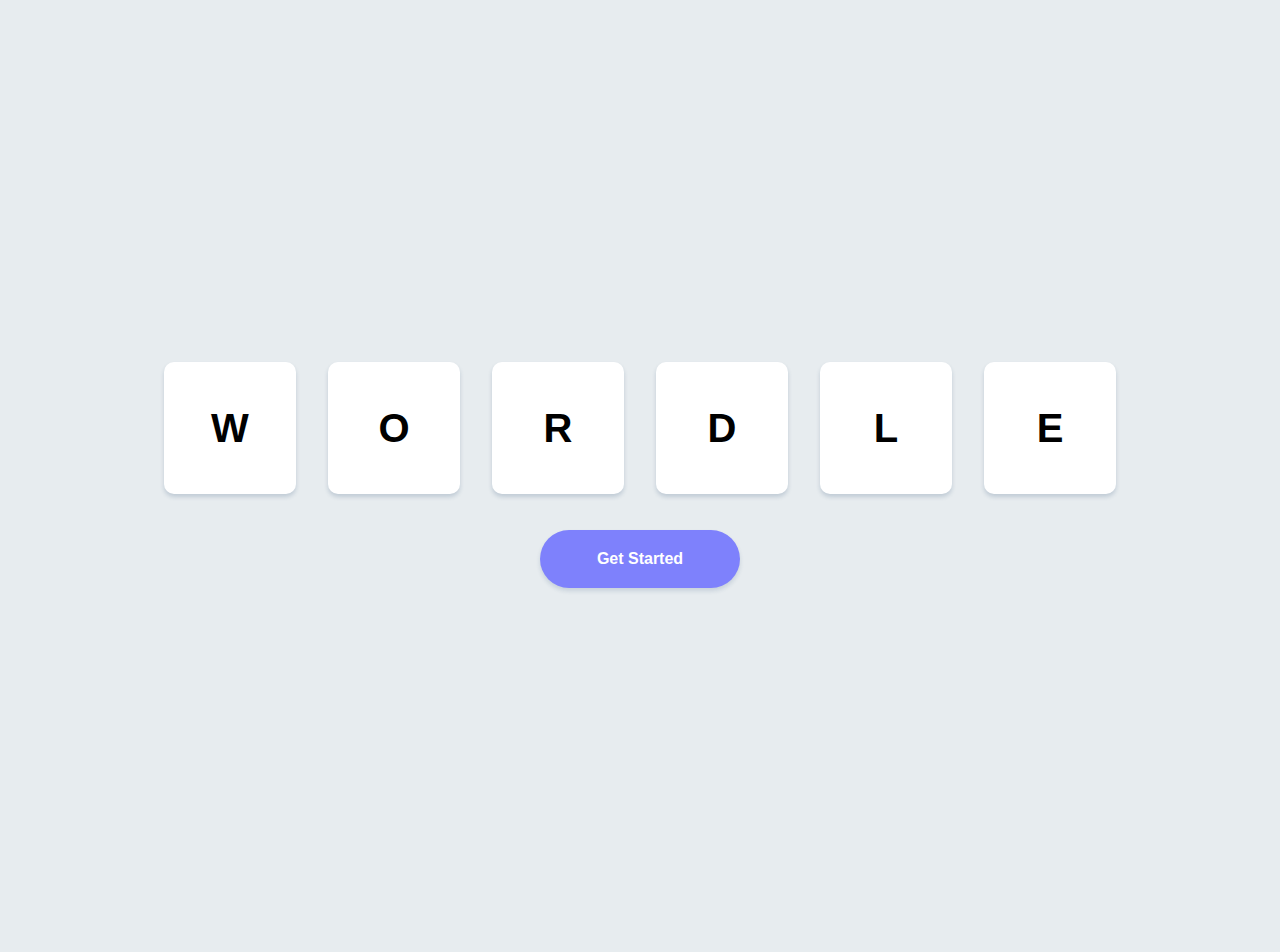
<file: index.html>
<!DOCTYPE html>
<html>
    <head>
        <meta charset="utf-8">
        <meta name="viewport" content="width=device-width, initial-scale=1">
        <title>Wordle Game</title>
        <link rel="stylesheet" href="style.css"/>
        <link href="https://cdn.jsdelivr.net/npm/bootstrap@5.3.0-alpha1/dist/css/bootstrap.min.css" rel="stylesheet" integrity="sha384-GLhlTQ8iRABdZLl6O3oVMWSktQOp6b7In1Zl3/Jr59b6EGGoI1aFkw7cmDA6j6gD" crossorigin="anonymous">        
    </head>
    <body>   
    <main>
        <div class="container">
            <div class="row">
                <div class="col-1">
                    <br>
                </div>               
                    <div id="titleContainer">
                        <br>
                        <div class="wordleTitle">
                            <h1 class="titleStart">W</h1><h1 class="titleStart">O</h1><h1 class="titleStart">R</h1><h1 class="titleStart">D</h1><h1 class="titleStart">L</h1><h1 class="titleStart">E</h1>
                        </div>
                        <a href="wordle.html" id ="getStartedBtn">Get Started</a>
                            <br><br>
                    </div>
                <div class="col-1">
                    <br>
                </div>
            </div>
        </div>
    </main>     
    </body>    
</html>
</file>
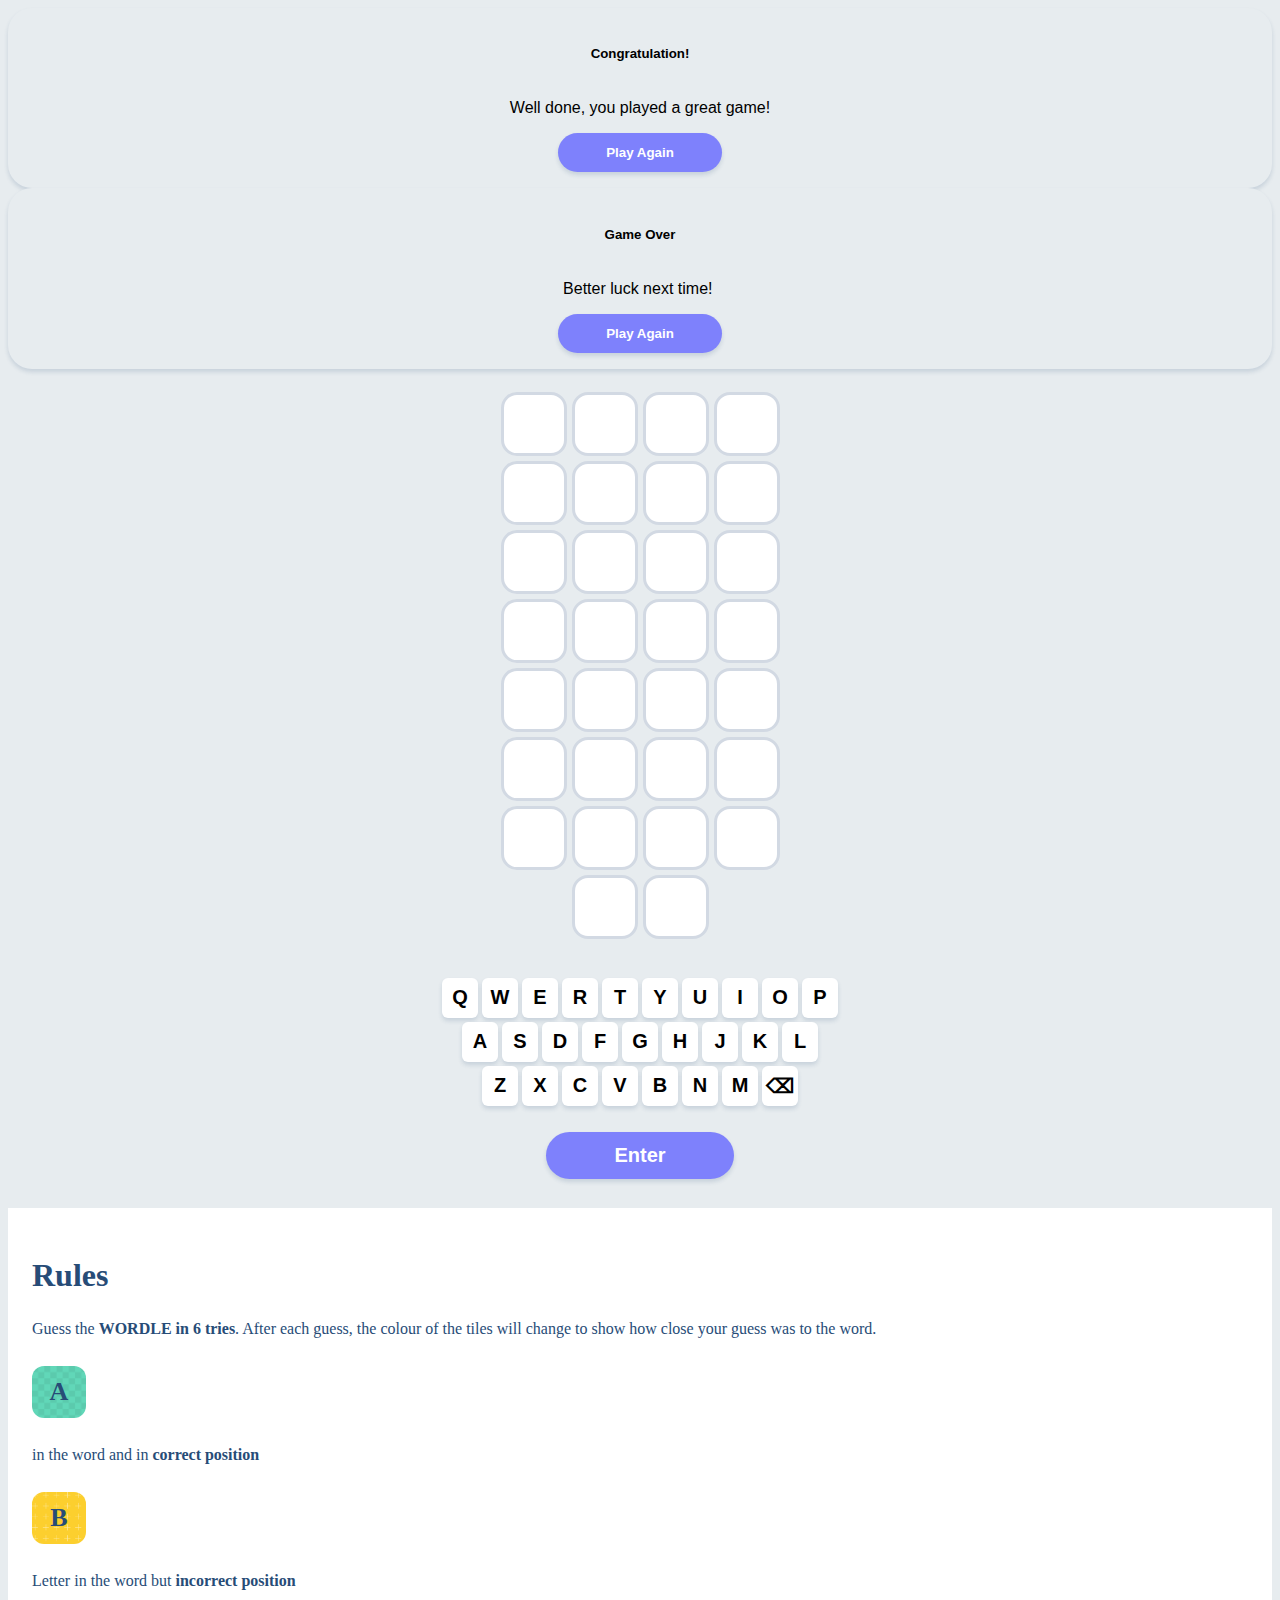
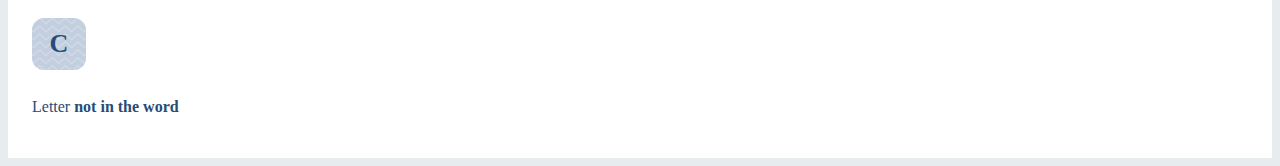
<file: wordle.html>
<!DOCTYPE html>
<html lang="en">
  <head>
    <meta charset="utf-8" />
    <meta name="viewport" content="width=device-width, initial-scale=1" />
    <title>Wordle Game</title>

    <link href="https://cdn.jsdelivr.net/npm/bootstrap@5.3.0-alpha1/dist/css/bootstrap.min.css"
      rel="stylesheet"
      integrity="sha384-GLhlTQ8iRABdZLl6O3oVMWSktQOp6b7In1Zl3/Jr59b6EGGoI1aFkw7cmDA6j6gD"
      crossorigin="anonymous"/>
    <link rel="stylesheet" href="style.css" />

    <script src="script.js"></script>
  </head>
  <body>
    <main>
      <div class="container">
        <div class="row">
          <div class="col-1">
            <!-- # modalSuccess-dialog -->
            <div id="app" class="container py-2">
              <div class="py-2">
                  <div class="modal" id="modalSuccess">
                      <div class="modal-dialog">
                          <div class="modal-content">
                              <div class="modal-header">
                                  <h5 id="modal-title" class="modal-title" style="font-weight: bold;">Congratulation!</h5>
                              </div>
                              <div class="modal-body">
                                  <p>Well done, you played a great game!</p>
                              </div>
                              <div class="modal-footer">
                                  <button type="button" class="btn-success">Play Again</button>
                              </div>
                          </div>
                      </div>
                  </div>
              </div>
          </div>
          <!-- # modalFail-dialog -->
          <div id="app" class="container py-2">
              <div class="py-2">
                  <div class="modal" id="modalFail">
                      <div class="modal-dialog">
                          <div class="modal-content">
                              <div class="modal-header">
                                  <h5 class="modal-title" style="font-weight: bold;">Game Over</h5>
                              </div>
                              <div id="newPara" class="modal-body">
                                  <p>Better luck next time!&nbsp;</p>
                              </div>
                              <div class="modal-footer">
                                  <button type="button" class="btn btn-success">Play Again</button>
                              </div>
                          </div>
                      </div>
                  </div>
              </div>
          </div>
          </div>
          <div class="col-10">
            <br>
            <div id="board"></div>
            <br>
            <p style="font-weight: bold; color: crimson;" id="answer"></p>
          </div>
          <div id="keyBoard"></div>         
          <div class="col-1">     
          </div>
            
          <div id="keyBoard"></div>
        </div>
      </div>
      <!-- Instruction starts -->
      <div class="rules">
        <div class="row">
          <div class="col-sm">
            <div class="col">
              <div class="row">
                <div class="col-4">
                  <p class="instruction-title">Rules</p>
                </div>
                <div class="col-8">
                  <p class="instruction-text">
                    Guess the <b>WORDLE in 6 tries</b>. After each guess, the colour of the tiles will change to show how close your guess was to the word.
                  </p>
                </div>
              </div>
            </div>
          </div>
          <div class="col-sm">
            <div class="col">
              <div class="row">
                <div class="col-4">
                  <p class="instruction-letter1">A</p>
                </div>
                <div class="col-8">
                  <p class="instruction-text">
                    in the word and in <b>correct position</b>
                  </p>
                </div>
              </div>
            </div>
          </div>         
          <div class="col-sm">
            <div class="col">
              <div class="row">
                <div class="col-4">
                  <p class="instruction-letter2">B</p>
                </div>
                <div class="col-8">
                  <p class="instruction-text">
                    Letter in the word but <b>incorrect position</b>
                  </p>
                </div>
              </div>
            </div>
          </div>
          <div class="col-sm">
            <div class="col">
              <div class="row">
                <div class="col-4">
                  <p class="instruction-letter3">C</p>
                </div>
                <div class="col-8">
                  <p class="instruction-text">
                  Letter <b>not in the word</b>
                  </p>
                </div>
              </div>
            </div>
          
          </div>
        </div>
        <!-- Instruction ends -->
    </main>
    <script
      src="https://cdn.jsdelivr.net/npm/bootstrap@5.3.0-alpha1/dist/js/bootstrap.bundle.min.js"
      integrity="sha384-w76AqPfDkMBDXo30jS1Sgez6pr3x5MlQ1ZAGC+nuZB+EYdgRZgiwxhTBTkF7CXvN"
      crossorigin="anonymous">
    </script>
  </body>
</html>
</file>
<file: style.css>
/* @import url('https://fonts.googleapis.com/css2?family=Open+Sans&display=swap'); */

body {
  font-family: Open Sans, Helvetica, sans-serif, Arial;
  text-align: center;
  background-color: #E7ECEF;
}

#titleContainer{
  height: 100vh;
  display: flex;
  align-items: center;
  justify-content: center;
  flex-direction: column;
}

.wordleTitle{
  display: flex;
}

#getStartedBtn{
  font-weight: bold;
  width: 200px;
  height: 58px;
  background-color: #7E81FC;
  border-radius: 50px;
  text-align: center;
  line-height: 50px;
  color: white;
  text-decoration: none; 
  margin-top: 20px;
  display: flex;
  justify-content: center;
  align-items: center;
  box-shadow: 0px 3px 4px rgba(39, 76, 119, 0.16);
}

.key-tile{
  background-color: white;
  
}
.titleStart {
  display: flex;
  justify-content: center;
  align-items: center;
  width: 100px;
  height: 100px;
  font-size: 40px;
  font-weight: bold;
  background-color: white;
  margin: 1rem;
  padding: 1rem;
  box-shadow: 0px 3px 4px rgb(40 74 114 / 20%);
  border-radius: 10px;
}

@media screen and (max-width: 480px) {
  .titleStart {
    width: 50px;
    height: 50px;
    font-size: 30px;
    margin: 5px;
    padding: 5px;
    border-radius: 10px;
  }
  #getStartedBtn{
    width: 130px;
    height: 40px;
    border-radius: 20px;
    line-height: 40px;
    margin-top: 20px;
  }
}

@media screen and (max-width: 768px)  {
  .titleStart {
    width: 50px;
    height: 50px;
    font-size: 30px;
    margin: 5px;
    padding: 5px;
    border-radius: 10px;
  }
  #getStartedBtn{
    width: 180px;
    height: 48px;
    border-radius: 50px;
    line-height: 40px; 
    margin-top: 20px;
  }
}

#board {
  width: 350px;
  margin: 0 auto;
  margin-top: 3px;
  display: flex;
  flex-wrap: wrap;
  justify-content: center;
}

.tile {
  /* Box */
  border: 3px solid #D2D9E3;
  border-radius: 16px;
  background-color: #ffffff;
  width: 60px;
  height: 58px;
  margin: 2.5px;

  /* Text */
  color: black;
  font-size: 28px;
  font-weight: bold;
  display: flex;
  justify-content: center;
  align-items: center;
}

.correct {
  background: url("images/pattern-checker.png");
  background-size: 60px;
  background-color: #61D7B8;
  border-color: #E7ECEF;
}

.present {
  background: url("images/pattern-plus.png");
  background-size: 60px;
  background-color: #FCCF2E;
  border-color: #E7ECEF;
}

.absent {
  background: url("images/pattern-zigzag.png");
  background-size: 60px;
  background-color: #C3CFDF;
  border-color: #E7ECEF;
}

#notInWordList {
  display: none;
  font-size: 16px;
}

.not {
  display: block;
  z-index: 1000;
}

.keyboard-row {
  width: 400px;
  cursor: pointer;
  margin: 0 auto;
  display: flex;
  flex-wrap: wrap;
  justify-content: center;
}

.key-tile {
  width: 36px;
  height: 40px;
  margin: 2px;
  box-shadow: 0px 3px 4px rgba(39, 76, 119, 0.16);
  border-radius: 6px;

  /* Text */
  font-size: 20px;
  font-weight: bold;
  display: flex;
  justify-content: center;
  align-items: center;
}

.enter-key-tile {
  margin-top: 24px;
  color: #fff;
  padding: 12px 68px;
  position: absolute;
  background: #7E81FC;
  box-shadow: 0px 3px 4px rgb(39 76 119 / 16%);
  border-radius: 80px;

  /* Text */
  font-size: 20px;
  font-weight: bold;
  display: flex;
  justify-content: center;
  align-items: center;
}

.enter-key-tile:hover {
  background:#383A85;
}

.btn-success {
  color: #fff;
  padding: 12px 48px;
  background: #7E81FC;
  box-shadow: 0px 3px 4px rgb(39 76 119 / 16%);
  border-radius: 80px;
  border-style: none;
  font-weight: bold;
}

.btn-success:hover {
  background:#383A85;
}

.diplay-none {
  display: none !important;
}

.btn-secondary {
    font-size: 14px;
    padding: 8px 20px;
    gap: 10px;
    position: absolute;
    margin: 32px;
    margin-left: 106px;
    border: none;
    background: #FFFFFF;
    box-shadow: 0px 3px 4px rgb(39 76 119 / 16%);
    border-radius: 80px;
    color: #274C77;
}

.rules {
  font-style: normal;
  font-weight: 400;
  font-size: 16px;
  line-height: 22px;
  color: #274C77;
  margin-top: 100px;
  background: #fff;
  padding: 24px;
}

.instruction-title {
  font-family: 'Poppins';
  font-style: normal;
  font-weight: 700;
  font-size: 32px;
  color: #274C77;
  text-align: left;
}

.instruction-text {
  font-family: 'Open Sans';
  font-style: normal;
  font-weight: 400;
  font-size: 16px;
  line-height: 22px;
  color: #274C77;
  text-align: left;
}

.instruction-letter1 {
  font-size: 26px;
  display: flex;
  flex-direction: column;
  justify-content: center;
  align-items: center;
  border-radius: 12px;
  text-align: center;
  width: 54px;
  height: 52px;
  background: url(images/pattern-checker.png), #61D7B8;
  background-size: 80px;
  font-family: 'Open Sans';
  font-style: normal;
  font-weight: 700;
  line-height: 38px;
}

.instruction-letter2 {
  font-size: 26px;
  display: flex;
  flex-direction: column;
  justify-content: center;
  align-items: center;
  border-radius: 12px;
  text-align: center;
  width: 54px;
  height: 52px;
  background: url(images/pattern-plus.png), #FCCF2E;
  background-size: 60px;
  font-family: 'Open Sans';
  font-style: normal;
  font-weight: 700;
  line-height: 38px;
}

.instruction-letter3 {
  font-size: 26px;
  display: flex;
  flex-direction: column;
  justify-content: center;
  align-items: center;
  border-radius: 12px;
  text-align: center;
  width: 54px;
  height: 52px;
  background: url(images/pattern-zigzag.png), #C3CFDF;
  background-size: 60px;
  font-family: 'Open Sans';
  font-style: normal;
  font-weight: 700;
  line-height: 38px;
}

.modal{
  --bs-modal-margin: 2rem;
}

.modal-content{
  background-color: #E7ECEF;
}

.modal-content p,h5{
  text-align: left;
  color: var(--body-fg);
}

.modal-header {
  display: flex;
  justify-content: center;
}

.modal-body {
  display: flex;
  justify-content: center;
}

.modal-content {
  border: none;
  box-shadow: 0px 3px 4px rgb(39 76 119 / 16%);
  border-radius: 24px;
  padding: 16px;
}

.modal-footer {
  display: flex;
  justify-content: center;
}
</file>
